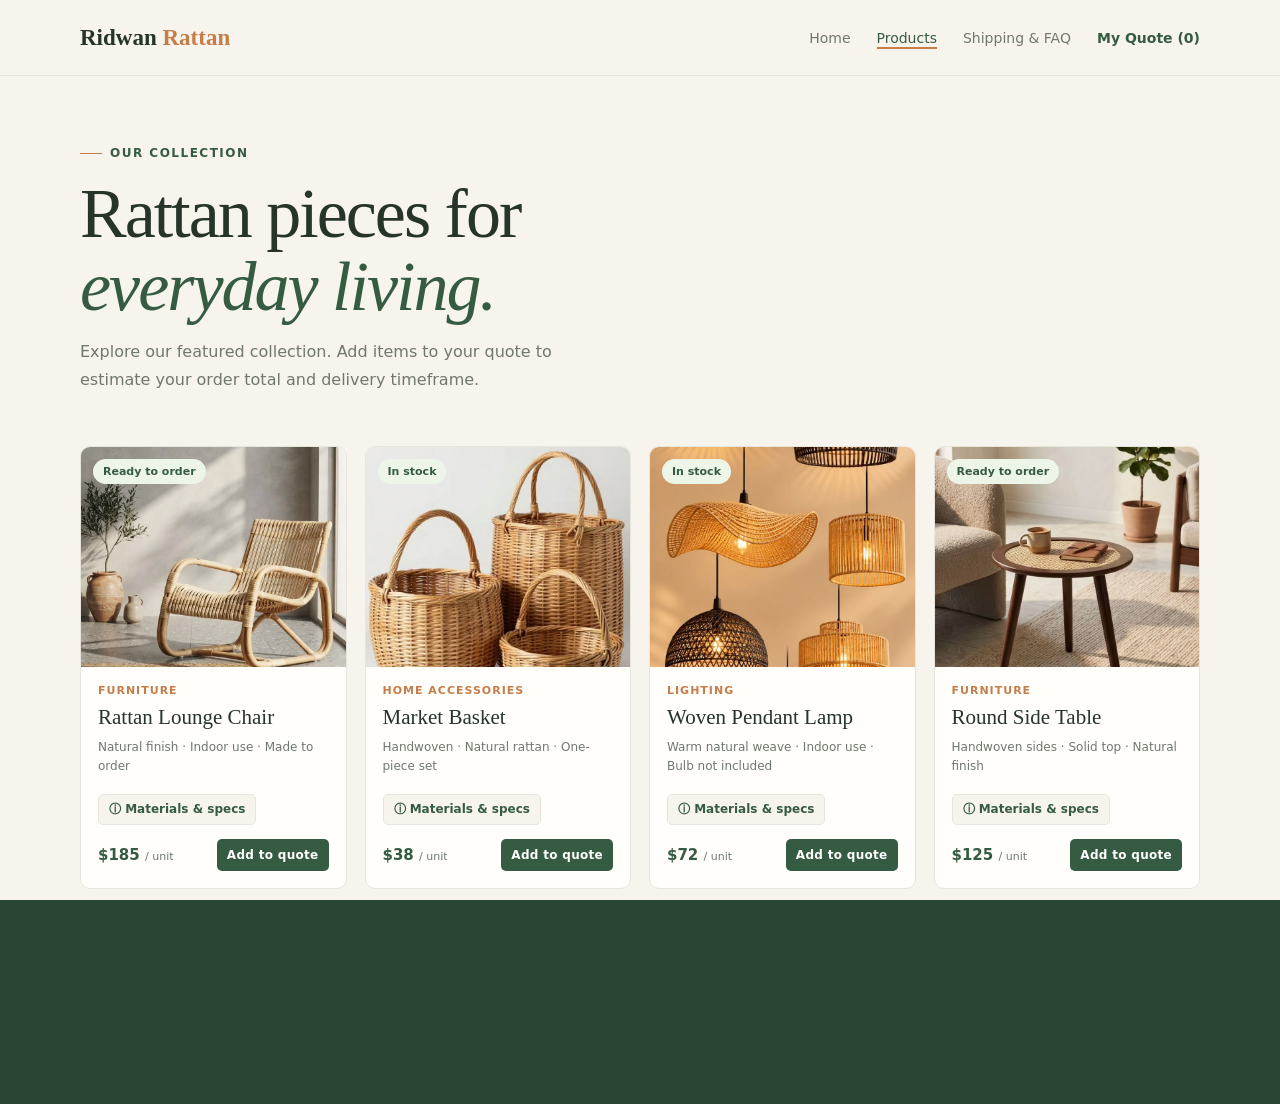
<file: products.html>
<!DOCTYPE html>
<html lang="en">

<head>
  <meta charset="UTF-8" />
  <meta name="viewport" content="width=device-width, initial-scale=1.0" />
  <title>Products — Ridwan Rattan</title>
  <link rel="stylesheet" href="style.css" />
  <script src="script.js" defer></script>
</head>

<body>
  <header class="site-header">
    <nav class="container nav">
      <a class="brand" href="index.html">Ridwan<span> Rattan</span></a>
      <div class="nav-links">
        <a href="index.html">Home</a>
        <a href="products.html" aria-current="page">Products</a>
        <a href="quote.html">Shipping & FAQ</a>
        <a class="nav-quote" href="quote.html">My Quote <span data-cart-count>(0)</span></a>
      </div>
    </nav>
  </header>

  <main>
    <section class="page-heading container">
      <p class="eyebrow">Our collection</p>
      <h1>Rattan pieces for<br /><em>everyday living.</em></h1>
      <p>
        Explore our featured collection. Add items to your quote to estimate
        your order total and delivery timeframe.
      </p>
    </section>

    <section class="container product-grid-section">
      <div class="product-grid">
        <!-- Product 1: Chair -->
        <article class="product-card">
          <div class="product-image">
            <img src="chair.jpg" alt="Handwoven rattan lounge chair" />
            <span class="stock">Ready to order</span>
          </div>
          <div class="product-info">
            <p class="product-category">Furniture</p>
            <h2>Rattan Lounge Chair</h2>
            <p>Natural finish · Indoor use · Made to order</p>
            <button type="button" class="material-btn" data-material="chair">
              ⓘ Materials &amp; specs
            </button>
            <div class="product-actions">
              <strong>$185 <small>/ unit</small></strong>
              <button class="button add-to-quote" data-product="chair">Add to quote</button>
            </div>
          </div>
        </article>

        <!-- Product 2: Basket -->
        <article class="product-card">
          <div class="product-image">
            <img src="basket.jpg" alt="Handwoven rattan market basket" />
            <span class="stock">In stock</span>
          </div>
          <div class="product-info">
            <p class="product-category">Home accessories</p>
            <h2>Market Basket</h2>
            <p>Handwoven · Natural rattan · One-piece set</p>
            <button type="button" class="material-btn" data-material="basket">
              ⓘ Materials &amp; specs
            </button>
            <div class="product-actions">
              <strong>$38 <small>/ unit</small></strong>
              <button class="button add-to-quote" data-product="basket">Add to quote</button>
            </div>
          </div>
        </article>

        <!-- Product 3: Lamp -->
        <article class="product-card">
          <div class="product-image">
            <img src="lamp.jpg" alt="Natural woven pendant lamp" />
            <span class="stock">In stock</span>
          </div>
          <div class="product-info">
            <p class="product-category">Lighting</p>
            <h2>Woven Pendant Lamp</h2>
            <p>Warm natural weave · Indoor use · Bulb not included</p>
            <button type="button" class="material-btn" data-material="lamp">
              ⓘ Materials &amp; specs
            </button>
            <div class="product-actions">
              <strong>$72 <small>/ unit</small></strong>
              <button class="button add-to-quote" data-product="lamp">Add to quote</button>
            </div>
          </div>
        </article>

        <!-- Product 4: Table -->
        <article class="product-card">
          <div class="product-image">
            <img src="table.jpg" alt="Handcrafted rattan side table" />
            <span class="stock">Ready to order</span>
          </div>
          <div class="product-info">
            <p class="product-category">Furniture</p>
            <h2>Round Side Table</h2>
            <p>Handwoven sides · Solid top · Natural finish</p>
            <button type="button" class="material-btn" data-material="table">
              ⓘ Materials &amp; specs
            </button>
            <div class="product-actions">
              <strong>$125 <small>/ unit</small></strong>
              <button class="button add-to-quote" data-product="table">Add to quote</button>
            </div>
          </div>
        </article>
      </div>

      <p class="disclaimer">
        Product availability and prices are examples. Please contact us to
        confirm current stock, production time, and final pricing.
      </p>
    </section>
  </main>

  <footer class="site-footer">
    <div class="container footer-row">
      <a class="footer-brand" href="index.html">Ridwan Rattan</a>
      <p>Handcrafted in Cirebon, Indonesia · Worldwide export inquiries welcome</p>
    </div>
  </footer>
</body>

</html>
</file>
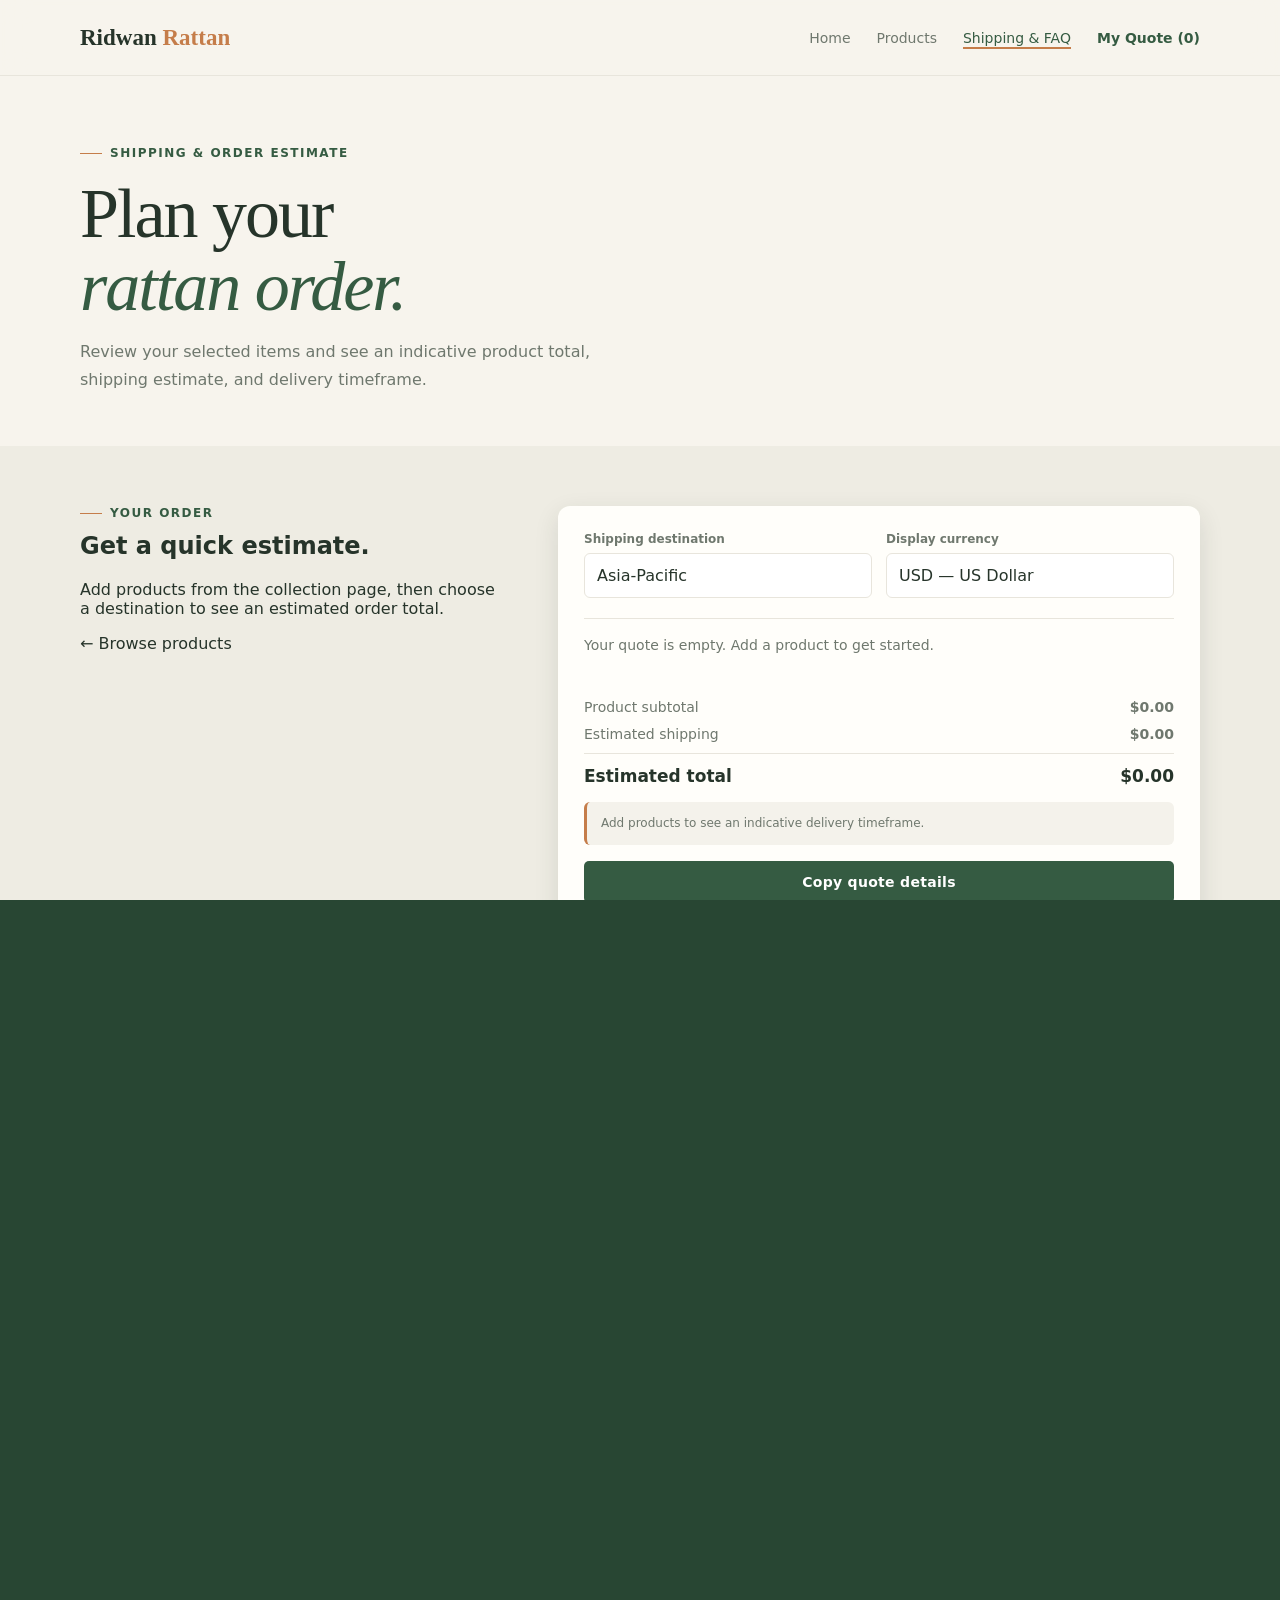
<file: quote.html>
<!DOCTYPE html>
<html lang="en">
<head>
  <meta charset="UTF-8" />
  <meta name="viewport" content="width=device-width, initial-scale=1.0" />
  <title>Shipping & FAQ — Ridwan Rattan</title>
  <link rel="stylesheet" href="style.css" />
  <script src="script.js" defer></script>
</head>
<body>
  <header class="site-header">
    <nav class="container nav">
      <a class="brand" href="index.html">Ridwan<span> Rattan</span></a>
      <div class="nav-links">
        <a href="index.html">Home</a>
        <a href="products.html">Products</a>
        <a href="quote.html" aria-current="page">Shipping & FAQ</a>
        <a class="nav-quote" href="#estimate">My Quote <span data-cart-count>(0)</span></a>
      </div>
    </nav>
  </header>

  <main>
    <section class="page-heading container">
      <p class="eyebrow">Shipping & order estimate</p>
      <h1>Plan your<br /><em>rattan order.</em></h1>
      <p>
        Review your selected items and see an indicative product total,
        shipping estimate, and delivery timeframe.
      </p>
    </section>

    <section class="quote-section" id="estimate">
      <div class="container quote-layout">
        <div class="quote-intro">
          <p class="eyebrow">Your order</p>
          <h2>Get a quick estimate.</h2>
          <p>
            Add products from the collection page, then choose a destination
            to see an estimated order total.
          </p>
          <a class="text-link" href="products.html">← Browse products</a>
        </div>

        <div class="quote-card">
          <div class="form-row">
            <div>
              <label for="destination">Shipping destination</label>
              <select id="destination">
                <option value="asia">Asia-Pacific</option>
                <option value="europe">Europe</option>
                <option value="north-america">North America</option>
                <option value="other">Other destinations</option>
              </select>
            </div>
            <div>
              <label for="currency">Display currency</label>
              <select id="currency">
                <option value="USD">USD — US Dollar</option>
                <option value="IDR">IDR — Indonesian Rupiah</option>
              </select>
            </div>
          </div>

          <div class="cart-items" id="cart-items">
            <p class="empty-cart">Your quote is empty. Add a product to get started.</p>
          </div>

          <div class="totals">
            <div class="total-line">
              <span>Product subtotal</span>
              <strong id="subtotal">$0</strong>
            </div>
            <div class="total-line">
              <span>Estimated shipping</span>
              <strong id="shipping">$0</strong>
            </div>
            <div class="total-line grand">
              <span>Estimated total</span>
              <strong id="total">$0</strong>
            </div>
          </div>

          <div class="delivery-note" id="delivery-note">
            Add products to see an indicative delivery timeframe.
          </div>

          <button class="button copy-quote-button" id="copy-quote">Copy quote details</button>
          <p class="small-note">
            Shipping and delivery figures are indicative examples only.
            Final costs and timelines depend on order dimensions, destination,
            customs, and carrier confirmation. Taxes and import duties are not included.
          </p>
        </div>
      </div>
    </section>

    <section class="faq-section">
      <div class="container">
        <p class="eyebrow">Frequently asked questions</p>
        <h2>Good to know.</h2>

        <div class="faq-list">
          <details>
            <summary>Which products are available?</summary>
            <p>
              Browse our products page for featured rattan chairs, baskets,
              lamps, and tables. Contact us for other designs, custom options,
              and wholesale availability.
            </p>
          </details>

          <details>
            <summary>Are the products ready to ship?</summary>
            <p>
              Each product card shows an example availability status.
              Please confirm current stock and production time before ordering.
            </p>
          </details>

          <details>
            <summary>How can I estimate my order total?</summary>
            <p>
              Add products to your quote and select a destination. The displayed
              product prices and shipping costs are examples; a final quotation
              requires confirmation of your order details.
            </p>
          </details>

          <details>
            <summary>How much does shipping cost, and how long does delivery take?</summary>
            <p>
              Shipping costs and delivery times vary by destination, shipment
              size, carrier, and customs clearance. Contact us for a confirmed quote.
            </p>
          </details>

          <details>
            <summary>Do you accept custom or wholesale orders?</summary>
            <p>
              Custom designs and wholesale orders can be discussed. Share your
              preferred product, quantity, dimensions, and destination to request
              a tailored quotation.
            </p>
          </details>
        </div>
      </div>
    </section>
  </main>

  <footer class="site-footer">
    <div class="container footer-row">
      <a class="footer-brand" href="index.html">Ridwan Rattan</a>
      <p>Handcrafted in Cirebon, Indonesia · Worldwide export inquiries welcome</p>
    </div>
  </footer>
</body>
</html>
</file>
<file: style.css>
:root {
  --ink: #26342a;
  --muted: #6f786e;
  --paper: #f7f4ed;
  --white: #fffefa;
  --green: #355b42;
  --green-dark: #284633;
  --sand: #e8dfce;
  --line: #e8e5dc;
  --accent: #c57d4a;
  --shadow: 0 16px 40px rgba(38, 52, 42, .08);
  --shadow-md: 0 8px 24px rgba(38, 52, 42, .12);
  --shadow-lg: 0 24px 60px rgba(38, 52, 42, .16);
  --ease-out: cubic-bezier(0.16, 1, 0.3, 1);
  --ease-in-out: cubic-bezier(0.45, 0, 0.55, 1);
}

* {
  box-sizing: border-box;
}

html {
  scroll-behavior: smooth;
}

#page-transition {
  position: fixed;
  inset: 0;
  z-index: 9999;
  background: var(--green-dark);
  transform: translateY(100%);
  pointer-events: none;
  transition: transform 0.5s var(--ease-out);
}

#page-transition.leaving {
  transform: translateY(0%);
  pointer-events: all;
}

#toast-container {
  position: fixed;
  bottom: 28px;
  right: 28px;
  z-index: 9000;
  display: flex;
  flex-direction: column;
  gap: 10px;
  pointer-events: none;
}

.toast {
  display: flex;
  align-items: center;
  gap: 12px;
  padding: 14px 20px;
  border-radius: 8px;
  background: var(--green-dark);
  color: #f8f6ef;
  font-size: 14px;
  font-weight: 500;
  box-shadow: var(--shadow-lg);
  pointer-events: all;
  transform: translateY(16px) scale(0.96);
  opacity: 0;
  transition: transform 0.4s var(--ease-out), opacity 0.4s var(--ease-out);
}

.toast.show {
  transform: translateY(0) scale(1);
  opacity: 1;
}

.toast-icon {
  font-size: 18px;
  flex-shrink: 0;
}

.reveal {
  opacity: 0;
  transform: translateY(28px);
  transition: opacity 0.7s var(--ease-out), transform 0.7s var(--ease-out);
}

.reveal.visible {
  opacity: 1;
  transform: translateY(0);
}

.reveal-left {
  opacity: 0;
  transform: translateX(-32px);
  transition: opacity 0.7s var(--ease-out), transform 0.7s var(--ease-out);
}

.reveal-left.visible {
  opacity: 1;
  transform: translateX(0);
}

.reveal-right {
  opacity: 0;
  transform: translateX(32px);
  transition: opacity 0.7s var(--ease-out), transform 0.7s var(--ease-out);
}

.reveal-right.visible {
  opacity: 1;
  transform: translateX(0);
}

.delay-1 {
  transition-delay: 0.1s;
}

.delay-2 {
  transition-delay: 0.2s;
}

.delay-3 {
  transition-delay: 0.3s;
}

.delay-4 {
  transition-delay: 0.45s;
}

.delay-5 {
  transition-delay: 0.6s;
}

body {
  margin: 0;
  color: var(--ink);
  background: var(--paper);
  font-family: Inter, ui-sans-serif, system-ui, -apple-system, BlinkMacSystemFont, "Segoe UI", sans-serif;
  overflow-x: hidden;
}

a {
  color: inherit;
  text-decoration: none;
}

button,
select {
  font: inherit;
}

button {
  cursor: pointer;
}

.container {
  width: min(1120px, calc(100% - 40px));
  margin: 0 auto;
}

.site-header {
  min-height: 76px;
  display: flex;
  align-items: center;
  border-bottom: 1px solid var(--line);
  position: sticky;
  top: 0;
  z-index: 100;
  background: rgba(247, 244, 237, 0.85);
  backdrop-filter: blur(14px);
  -webkit-backdrop-filter: blur(14px);
  transition: box-shadow 0.3s var(--ease-out), background 0.3s;
}

.site-header.scrolled {
  box-shadow: 0 2px 20px rgba(38, 52, 42, .09);
  background: rgba(247, 244, 237, 0.97);
}

.nav {
  display: flex;
  align-items: center;
  justify-content: space-between;
  gap: 24px;
}

.brand,
.footer-brand {
  font-family: Georgia, serif;
  font-size: 23px;
  font-weight: 700;
}

.brand span {
  color: var(--accent);
}

.nav-links {
  display: flex;
  align-items: center;
  gap: 26px;
  color: var(--muted);
  font-size: 14px;
}

.nav-links a:hover,
.nav-links a[aria-current="page"] {
  color: var(--green);
}

.nav-links a {
  position: relative;
  transition: color 0.2s;
}

.nav-links a:not(.nav-quote)::after {
  content: "";
  position: absolute;
  left: 0;
  bottom: -3px;
  width: 0;
  height: 1.5px;
  background: var(--accent);
  transition: width 0.3s var(--ease-out);
}

.nav-links a:not(.nav-quote):hover::after,
.nav-links a[aria-current="page"]::after {
  width: 100%;
}

.nav-quote {
  color: var(--green);
  font-weight: 800;
}

.hero {
  min-height: 490px;
  display: grid;
  grid-template-columns: 1.05fr .95fr;
  align-items: center;
  gap: 50px;
  padding-top: 65px;
  padding-bottom: 70px;
}

.eyebrow {
  display: flex;
  align-items: center;
  gap: 8px;
  color: var(--green);
  font-size: 12px;
  font-weight: 800;
  letter-spacing: 1.5px;
  text-transform: uppercase;
}

.eyebrow::before {
  width: 22px;
  height: 1px;
  background: var(--accent);
  content: "";
}

h1,
h2,
h3,
p {
  margin-top: 0;
}

h1 {
  margin: 18px 0;
  font: 500 clamp(42px, 6vw, 70px)/1.04 Georgia, serif;
  letter-spacing: -2px;
}

h1 em,
.intro-section h2 em,
.page-heading h1 em {
  color: var(--green);
  font-weight: 400;
}

.hero-copy>p:not(.eyebrow),
.page-heading>p:not(.eyebrow) {
  max-width: 520px;
  color: var(--muted);
  line-height: 1.8;
}

.button {
  display: inline-flex;
  align-items: center;
  justify-content: center;
  gap: 8px;
  border: 0;
  border-radius: 5px;
  padding: 13px 22px;
  background: var(--green);
  color: white;
  font-size: 14px;
  font-weight: 750;
  letter-spacing: 0.3px;
  position: relative;
  overflow: hidden;
  transition: background 0.25s, transform 0.25s var(--ease-out), box-shadow 0.25s;
}

.button::after {
  content: "";
  position: absolute;
  inset: 0;
  background: rgba(255, 255, 255, 0.12);
  opacity: 0;
  transition: opacity 0.2s;
}

.button:hover::after {
  opacity: 1;
}

.button:hover {
  background: var(--green-dark);
  transform: translateY(-2px);
  box-shadow: 0 8px 24px rgba(38, 52, 42, .22);
}

.button:active {
  transform: translateY(0px) scale(0.98);
  box-shadow: none;
  transition-duration: 0.08s;
}

.hero-copy .button {
  margin-top: 10px;
}

/* FOTO HERO UTAMA (Realistis) */
.hero-image {
  min-height: 360px;
  position: relative;
  overflow: hidden;
  border-radius: 48% 48% 8px 8px;
  background:
    linear-gradient(180deg, rgba(42, 61, 43, .04), rgba(42, 61, 43, .25)),
    url("https://images.unsplash.com/photo-1616486338812-3dadae4b4ace?auto=format&fit=crop&w=1100&q=85") center/cover;
  box-shadow: var(--shadow-lg);
  transform: translateY(0);
  transition: transform 0.1s linear;
}

.image-note {
  position: absolute;
  bottom: 20px;
  left: 20px;
  padding: 12px 16px;
  border-radius: 4px;
  background: var(--white);
  color: var(--green);
  font: 15px Georgia, serif;
  box-shadow: var(--shadow-md);
  animation: float 4s ease-in-out infinite;
}

@keyframes float {

  0%,
  100% {
    transform: translateY(0px);
  }

  50% {
    transform: translateY(-6px);
  }
}

.trust-row {
  display: grid;
  grid-template-columns: repeat(3, 1fr);
  gap: 20px;
  padding: 24px 0;
  border-top: 1px solid var(--line);
  border-bottom: 1px solid var(--line);
  color: var(--muted);
  font-size: 13px;
}

.trust-row div {
  display: flex;
  align-items: center;
  gap: 12px;
  transition: color 0.25s;
}

.trust-row div:hover {
  color: var(--ink);
}

.trust-row span {
  color: var(--accent);
  font-size: 21px;
  transition: transform 0.3s var(--ease-out);
}

.trust-row div:hover span {
  transform: scale(1.25) rotate(-5deg);
}

.site-footer {
  padding: 30px 0;
  background: var(--green-dark);
  color: #f8f6ef;
}

.footer-row {
  display: flex;
  align-items: center;
  justify-content: space-between;
  gap: 24px;
}

.footer-brand {
  font-size: 20px;
}

.footer-row p {
  margin: 0;
  color: #d3dbd1;
  font-size: 13px;
}

.page-heading {
  padding-top: 70px;
  padding-bottom: 35px;
}

.page-heading h1 {
  margin-bottom: 14px;
}

.product-grid-section {
  padding-bottom: 75px;
}

.product-grid {
  display: grid;
  grid-template-columns: repeat(4, 1fr);
  gap: 18px;
}

.product-card {
  overflow: hidden;
  border: 1px solid var(--line);
  border-radius: 10px;
  background: var(--white);
  transition: transform 0.35s var(--ease-out), box-shadow 0.35s var(--ease-out), border-color 0.35s;
}

.product-card:hover {
  transform: translateY(-6px);
  box-shadow: var(--shadow-lg);
  border-color: transparent;
}

.product-image {
  height: 220px;
  position: relative;
  overflow: hidden;
  background: var(--sand);
}

.product-image img {
  width: 100%;
  height: 100%;
  object-fit: cover;
  transition: transform 0.5s var(--ease-out);
}

.product-card:hover .product-image img {
  transform: scale(1.08);
}

.stock {
  position: absolute;
  top: 12px;
  left: 12px;
  padding: 6px 10px;
  border-radius: 20px;
  background: #edf5e9;
  color: var(--green);
  font-size: 11px;
  font-weight: 800;
  backdrop-filter: blur(4px);
  transition: transform 0.3s var(--ease-out);
}

.product-card:hover .stock {
  transform: scale(1.05);
}

.product-info {
  padding: 17px;
}

.product-category {
  margin-bottom: 8px;
  color: var(--accent);
  font-size: 11px;
  font-weight: 800;
  letter-spacing: 1px;
  text-transform: uppercase;
}

.product-info h2 {
  margin-bottom: 8px;
  font: 500 21px Georgia, serif;
}

.product-info>p:not(.product-category) {
  min-height: 40px;
  margin-bottom: 16px;
  color: var(--muted);
  font-size: 12px;
  line-height: 1.6;
}

.product-actions {
  display: flex;
  align-items: center;
  justify-content: space-between;
  gap: 8px;
}

.product-actions strong {
  color: var(--green);
  font-size: 15px;
}

.product-actions small {
  color: var(--muted);
  font-size: 11px;
  font-weight: 500;
}

.add-to-quote {
  padding: 9px 10px;
  font-size: 12px;
  overflow: hidden;
}

.add-to-quote.added {
  background: var(--accent);
}

.disclaimer,
.small-note {
  color: var(--muted);
  font-size: 12px;
  line-height: 1.7;
}

.disclaimer {
  margin-top: 24px;
}

.quote-section {
  padding: 60px 0 75px;
  background: #eeece3;
}

.quote-layout {
  display: grid;
  grid-template-columns: .8fr 1.2fr;
  align-items: start;
  gap: 50px;
}

.quote-intro h2 {
  margin-top: 12px;
}

.quote-card {
  padding: 26px;
  border-radius: 12px;
  background: var(--white);
  box-shadow: var(--shadow-md);
  transition: box-shadow 0.3s var(--ease-out);
}

.quote-card:hover {
  box-shadow: var(--shadow-lg);
}

.form-row {
  display: grid;
  grid-template-columns: 1fr 1fr;
  gap: 14px;
}

label {
  display: block;
  margin-bottom: 7px;
  color: var(--muted);
  font-size: 12px;
  font-weight: 700;
}

select {
  width: 100%;
  padding: 12px;
  border: 1px solid var(--line);
  border-radius: 6px;
  background: white;
  color: var(--ink);
  transition: border-color 0.2s, box-shadow 0.2s;
  appearance: none;
  cursor: pointer;
}

select:focus {
  outline: none;
  border-color: var(--green);
  box-shadow: 0 0 0 3px rgba(53, 91, 66, 0.12);
}

.cart-items {
  margin: 20px 0;
  border-top: 1px solid var(--line);
}

.empty-cart {
  padding: 18px 0;
  color: var(--muted);
  font-size: 14px;
}

.cart-item {
  display: grid;
  grid-template-columns: 1fr auto auto;
  align-items: center;
  gap: 12px;
  padding: 12px 0;
  border-bottom: 1px solid var(--line);
  font-size: 13px;
}

.cart-item-name {
  font-weight: 700;
}

.cart-item-price {
  color: var(--muted);
}

.quantity {
  display: flex;
  align-items: center;
  gap: 8px;
}

.quantity button {
  width: 26px;
  height: 26px;
  border: 1px solid var(--line);
  border-radius: 50%;
  background: white;
  transition: background 0.2s, border-color 0.2s, transform 0.15s;
}

.quantity button:hover {
  background: var(--sand);
  border-color: var(--accent);
  transform: scale(1.12);
}

.totals {
  display: grid;
  gap: 11px;
  padding-top: 8px;
}

.total-line {
  display: flex;
  justify-content: space-between;
  gap: 20px;
  color: var(--muted);
  font-size: 14px;
}

.total-line.grand {
  padding-top: 12px;
  border-top: 1px solid var(--line);
  color: var(--ink);
  font-size: 17px;
  font-weight: 800;
}

.delivery-note {
  margin: 16px 0;
  padding: 12px 14px;
  border-radius: 6px;
  background: #f4f2eb;
  color: var(--muted);
  font-size: 12px;
  line-height: 1.6;
  border-left: 3px solid var(--accent);
}

.copy-quote-button {
  width: 100%;
}

.small-note {
  margin: 12px 0 0;
  font-size: 11px;
}

.faq-section {
  padding: 70px 0;
}

.faq-list {
  max-width: 800px;
  margin-top: 28px;
}

details {
  padding: 18px 0;
  border-bottom: 1px solid #d9d7ce;
  transition: padding 0.3s;
}

summary {
  cursor: pointer;
  font-weight: 750;
  list-style: none;
  display: flex;
  justify-content: space-between;
  align-items: center;
  user-select: none;
}

summary::-webkit-details-marker {
  display: none;
}

summary::after {
  content: "+";
  font-size: 20px;
  font-weight: 300;
  color: var(--accent);
  transition: transform 0.3s var(--ease-out);
  flex-shrink: 0;
}

details[open] summary::after {
  transform: rotate(45deg);
}

details[open] {
  padding-bottom: 24px;
}

details p {
  margin: 12px 0 0;
  color: var(--muted);
  font-size: 14px;
  line-height: 1.7;
}

@media (max-width: 900px) {
  .product-grid {
    grid-template-columns: repeat(2, 1fr);
  }

  .hero {
    gap: 28px;
  }
}

@media (max-width: 650px) {
  .container {
    width: min(100% - 28px, 1120px);
  }

  .site-header {
    min-height: 65px;
  }

  .nav-links {
    gap: 13px;
    font-size: 12px;
  }

  .nav-links a:first-child,
  .nav-links a:nth-child(3) {
    display: none;
  }

  .hero,
  .quote-layout {
    grid-template-columns: 1fr;
  }

  .hero {
    padding-top: 48px;
    padding-bottom: 50px;
  }

  .hero-image {
    min-height: 280px;
  }

  .trust-row {
    grid-template-columns: 1fr;
    gap: 14px;
  }

  .product-grid {
    grid-template-columns: repeat(2, 1fr);
    gap: 11px;
  }

  .product-image {
    height: 160px;
  }

  .product-info {
    padding: 12px;
  }

  .product-info h2 {
    font-size: 17px;
  }

  .product-actions {
    align-items: flex-start;
    flex-direction: column;
  }

  .form-row {
    grid-template-columns: 1fr;
  }

  .quote-layout {
    gap: 28px;
  }

  .quote-card {
    padding: 18px;
  }

  .cart-item {
    grid-template-columns: 1fr auto;
  }

  .cart-item-price {
    grid-column: 1;
  }

  .quantity {
    grid-column: 2;
    grid-row: 1 / span 2;
  }
}

img {
  opacity: 0;
  transition: opacity 0.5s var(--ease-out);
}

img.loaded {
  opacity: 1;
}

/* ─── Material Button & Modal ──────────────────────────────── */
.material-btn {
  display: inline-flex;
  align-items: center;
  gap: 6px;
  margin-bottom: 14px;
  padding: 6px 10px;
  border: 1px solid var(--line);
  border-radius: 5px;
  background: var(--paper);
  color: var(--green);
  font-size: 12px;
  font-weight: 700;
  transition: background 0.2s, border-color 0.2s;
}

.material-btn:hover {
  background: var(--sand);
  border-color: var(--accent);
}

.material-modal-backdrop {
  position: fixed;
  inset: 0;
  z-index: 9500;
  display: flex;
  align-items: center;
  justify-content: center;
  padding: 20px;
  background: rgba(26, 38, 30, 0.55);
  backdrop-filter: blur(4px);
  opacity: 0;
  pointer-events: none;
  transition: opacity 0.3s var(--ease-out);
}

.material-modal-backdrop.open {
  opacity: 1;
  pointer-events: all;
}

.material-modal {
  width: min(520px, 100%);
  padding: 26px;
  border-radius: 12px;
  background: var(--white);
  box-shadow: var(--shadow-lg);
  transform: translateY(16px) scale(0.97);
  transition: transform 0.3s var(--ease-out);
}

.material-modal-backdrop.open .material-modal {
  transform: translateY(0) scale(1);
}

.material-modal-header {
  display: flex;
  align-items: flex-start;
  justify-content: space-between;
  gap: 16px;
  padding-bottom: 16px;
  border-bottom: 1px solid var(--line);
}

.material-modal-header h3 {
  margin: 6px 0 0;
  font: 500 24px Georgia, serif;
}

.material-modal-close {
  width: 32px;
  height: 32px;
  border: 1px solid var(--line);
  border-radius: 50%;
  background: var(--paper);
  color: var(--ink);
  font-size: 14px;
  display: inline-flex;
  align-items: center;
  justify-content: center;
}

.material-modal-close:hover {
  background: var(--sand);
}

.material-modal-body {
  display: grid;
  gap: 12px;
  padding: 18px 0;
}

.material-spec-row {
  display: grid;
  grid-template-columns: 120px 1fr;
  gap: 12px;
  padding-bottom: 10px;
  border-bottom: 1px dashed var(--line);
  font-size: 13px;
  line-height: 1.5;
}

.material-spec-row:last-child {
  border-bottom: 0;
  padding-bottom: 0;
}

.material-spec-row strong {
  color: var(--green);
}

.material-spec-row span {
  color: var(--ink);
}

.material-modal-footer {
  display: flex;
  justify-content: flex-end;
  padding-top: 10px;
}

@media (max-width: 500px) {
  .material-spec-row {
    grid-template-columns: 1fr;
    gap: 4px;
  }
}
</file>
